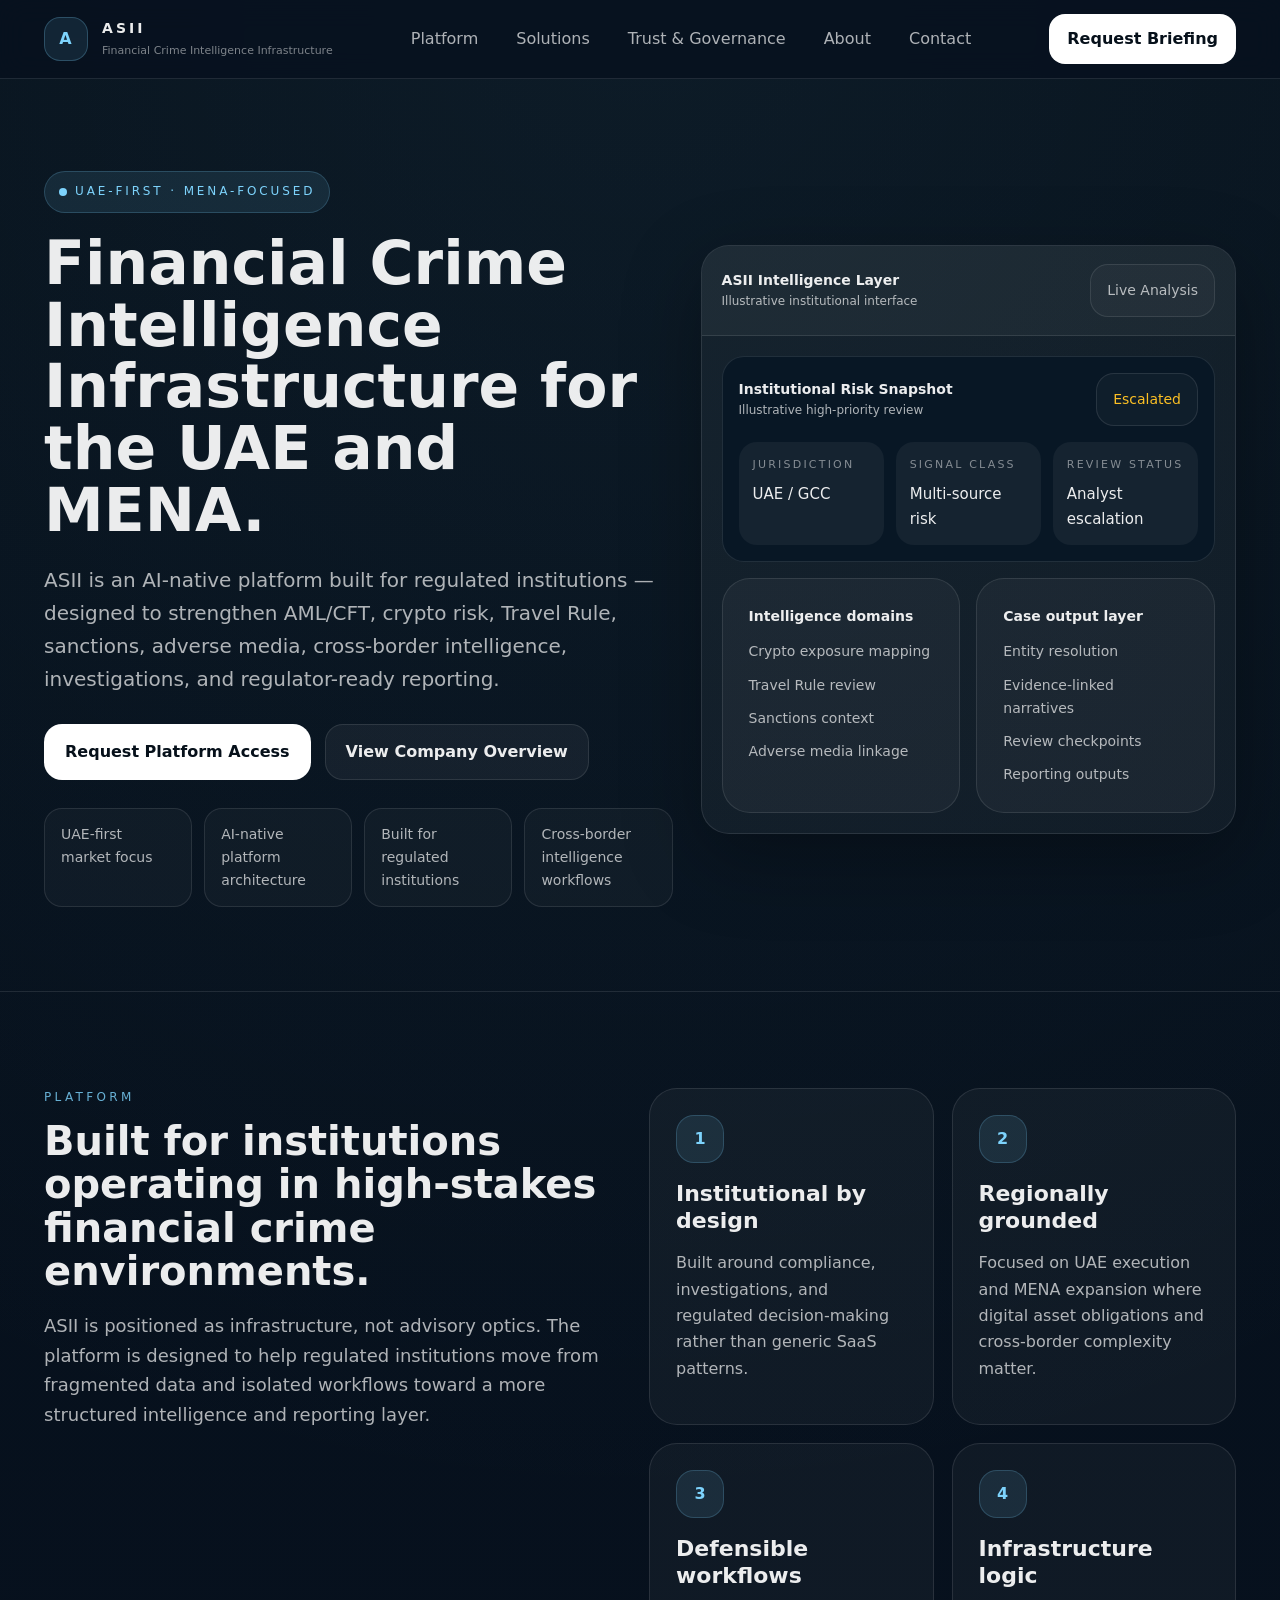
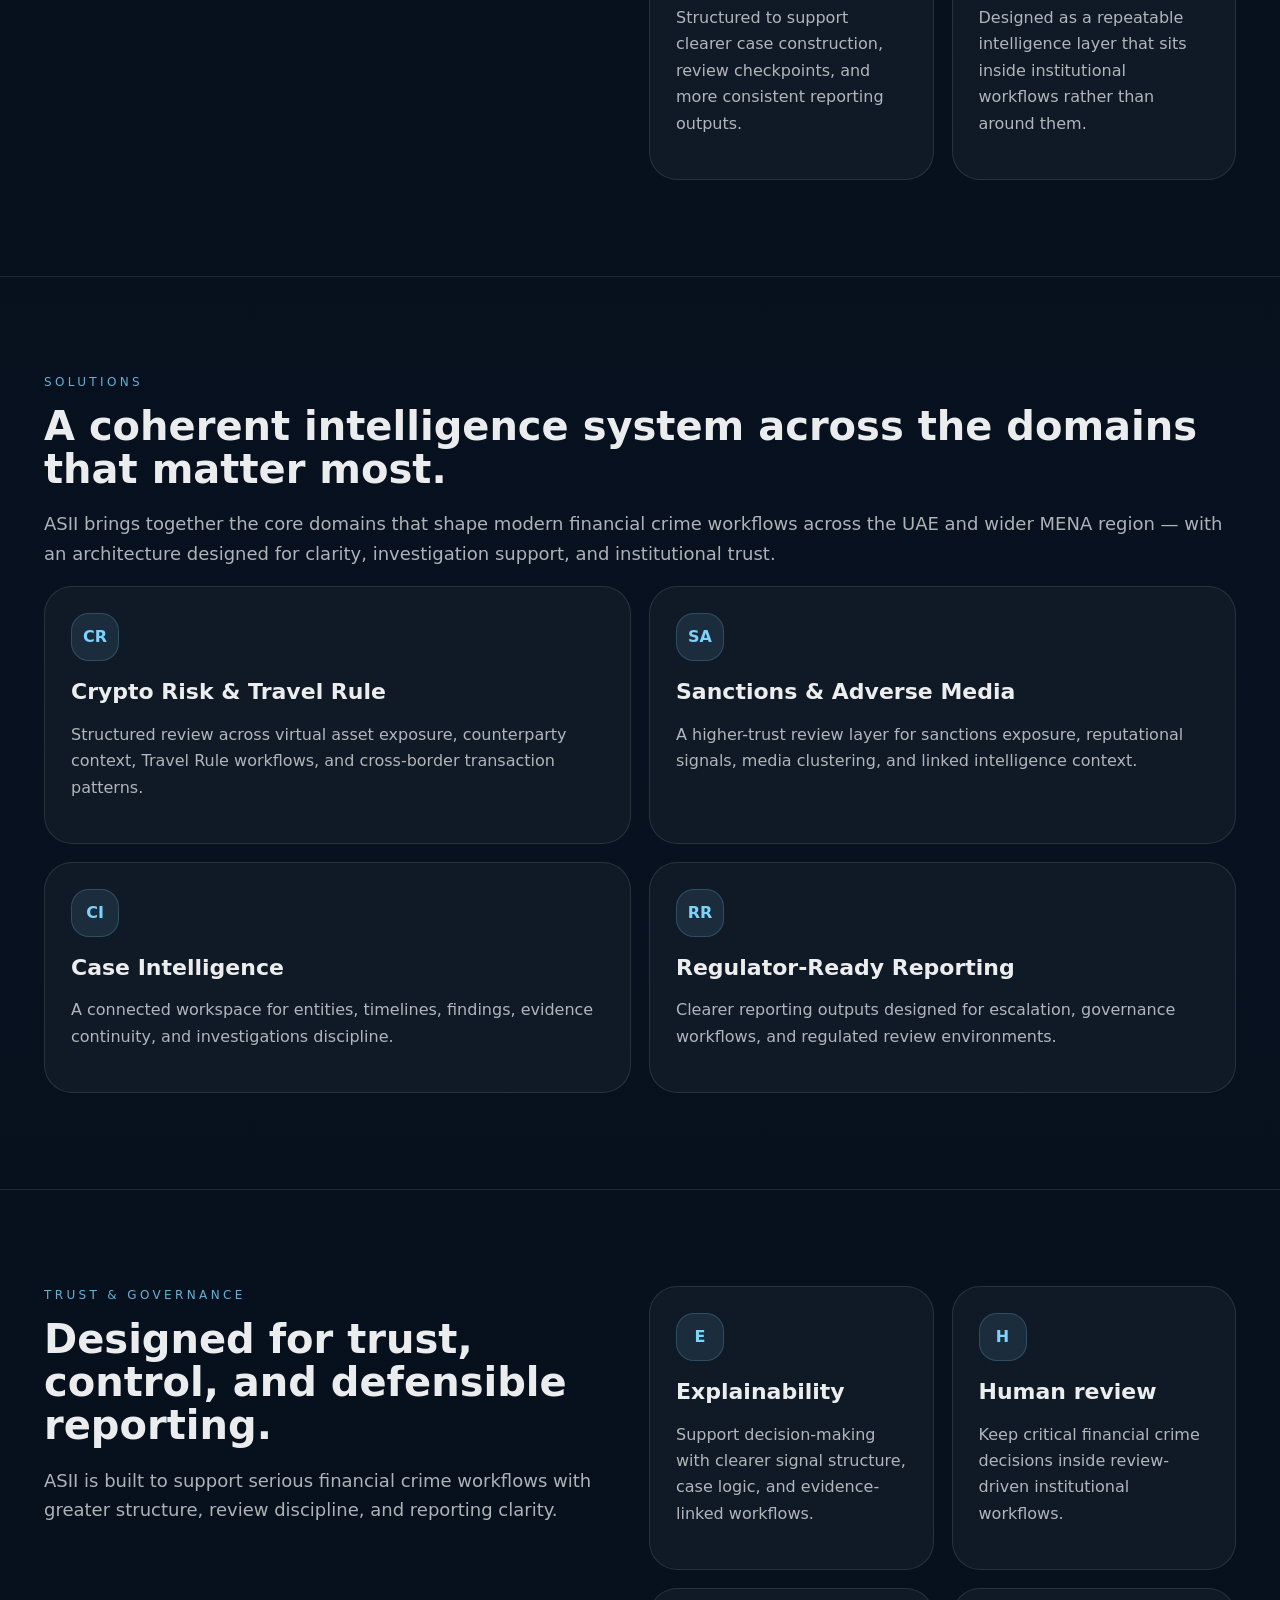
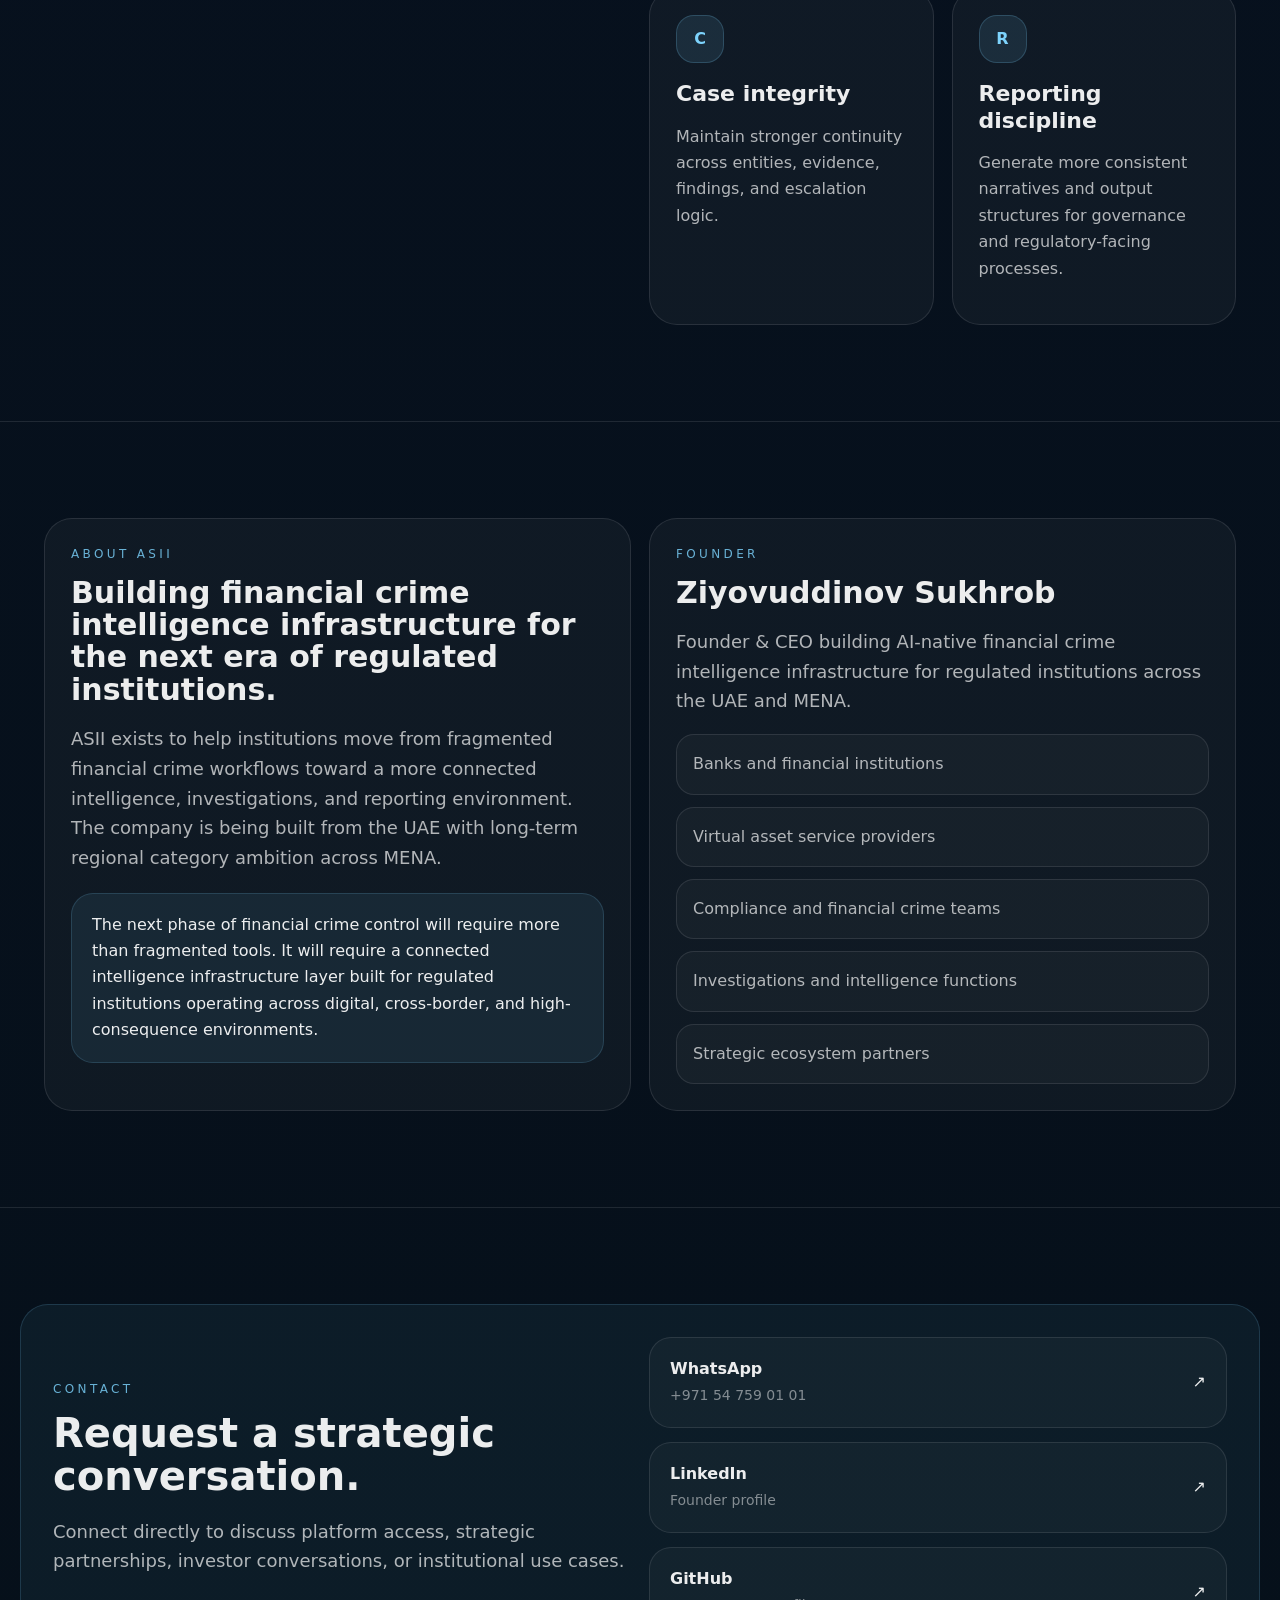
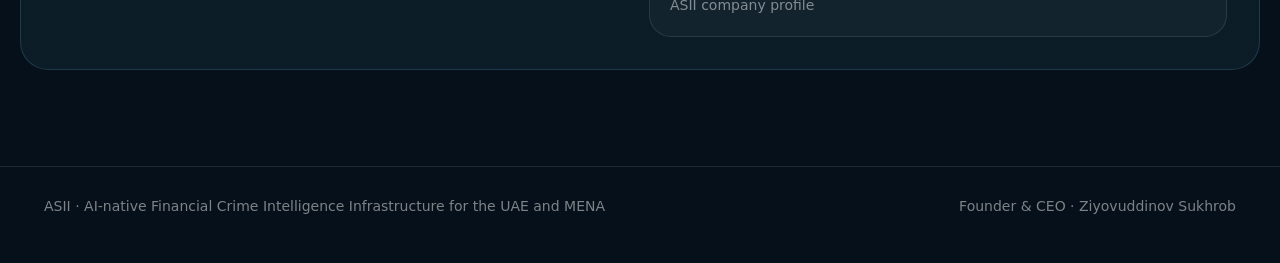
<file: index.html>
<!DOCTYPE html>
<html lang="en">
<head>
  <meta charset="UTF-8" />
  <meta name="viewport" content="width=device-width, initial-scale=1.0" />
  <title>ASII | Financial Crime Intelligence Infrastructure for the UAE and MENA</title>
  <meta name="description" content="ASII is an AI-native financial crime intelligence infrastructure platform for regulated institutions across the UAE and MENA." />
  <meta property="og:title" content="ASII | Financial Crime Intelligence Infrastructure for the UAE and MENA" />
  <meta property="og:description" content="AI-native financial crime intelligence infrastructure for regulated institutions across the UAE and MENA." />
  <meta property="og:type" content="website" />
  <meta property="og:url" content="https://sukhrob-ziyovuddinov.github.io/" />
  <link rel="manifest" href="/manifest.webmanifest" />
  <link rel="stylesheet" href="styles.css" />
</head>
<body>
  <header class="site-header">
    <div class="wrap navbar">
      <a class="logo-wrap" href="#home" aria-label="ASII home">
        <div class="logo-mark">A</div>
        <div class="logo-text">
          <div class="logo-name">ASII</div>
          <div class="logo-line">Financial Crime Intelligence Infrastructure</div>
        </div>
      </a>
      <ul class="nav-links">
        <li><a href="#platform">Platform</a></li>
        <li><a href="#solutions">Solutions</a></li>
        <li><a href="#trust">Trust &amp; Governance</a></li>
        <li><a href="#about">About</a></li>
        <li><a href="#contact">Contact</a></li>
      </ul>
      <a class="header-cta" href="#contact">Request Briefing</a>
    </div>
  </header>

  <section id="home" class="hero">
    <div class="wrap hero-grid">
      <div>
        <div class="badge"><span class="badge-dot"></span> UAE-first · MENA-focused</div>
        <h1>Financial Crime Intelligence Infrastructure for the UAE and MENA.</h1>
        <p class="lead">ASII is an AI-native platform built for regulated institutions — designed to strengthen AML/CFT, crypto risk, Travel Rule, sanctions, adverse media, cross-border intelligence, investigations, and regulator-ready reporting.</p>
        <div class="cta-row">
          <a class="btn primary" href="https://wa.me/971547590101" target="_blank" rel="noreferrer">Request Platform Access</a>
          <a class="btn secondary" href="https://github.com/asii-ai" target="_blank" rel="noreferrer">View Company Overview</a>
        </div>
        <div class="trust-strip">
          <div>UAE-first market focus</div>
          <div>AI-native platform architecture</div>
          <div>Built for regulated institutions</div>
          <div>Cross-border intelligence workflows</div>
        </div>
      </div>
      <div class="mockup-shell">
        <div class="mockup-top">
          <div>
            <div class="title-sm">ASII Intelligence Layer</div>
            <div class="muted small">Illustrative institutional interface</div>
          </div>
          <div class="pill">Live Analysis</div>
        </div>
        <div class="mockup-body">
          <div class="mockup-panel">
            <div class="row between mb16">
              <div>
                <div class="title-sm">Institutional Risk Snapshot</div>
                <div class="muted small">Illustrative high-priority review</div>
              </div>
              <div class="pill warning">Escalated</div>
            </div>
            <div class="mockup-grid">
              <div class="stat"><div class="stat-label">Jurisdiction</div><div class="stat-value">UAE / GCC</div></div>
              <div class="stat"><div class="stat-label">Signal Class</div><div class="stat-value">Multi-source risk</div></div>
              <div class="stat"><div class="stat-label">Review Status</div><div class="stat-value">Analyst escalation</div></div>
            </div>
          </div>
          <div class="dual-grid">
            <div class="panel compact">
              <div class="title-sm mb12">Intelligence domains</div>
              <div class="mini-list"><div>Crypto exposure mapping</div><div>Travel Rule review</div><div>Sanctions context</div><div>Adverse media linkage</div></div>
            </div>
            <div class="panel compact">
              <div class="title-sm mb12">Case output layer</div>
              <div class="mini-list"><div>Entity resolution</div><div>Evidence-linked narratives</div><div>Review checkpoints</div><div>Reporting outputs</div></div>
            </div>
          </div>
        </div>
      </div>
    </div>
  </section>

  <section id="platform">
    <div class="wrap grid-2">
      <div>
        <div class="eyebrow">Platform</div>
        <h2>Built for institutions operating in high-stakes financial crime environments.</h2>
        <p class="section-copy">ASII is positioned as infrastructure, not advisory optics. The platform is designed to help regulated institutions move from fragmented data and isolated workflows toward a more structured intelligence and reporting layer.</p>
      </div>
      <div class="grid-2">
        <div class="card"><div class="card-icon">1</div><h3>Institutional by design</h3><p>Built around compliance, investigations, and regulated decision-making rather than generic SaaS patterns.</p></div>
        <div class="card"><div class="card-icon">2</div><h3>Regionally grounded</h3><p>Focused on UAE execution and MENA expansion where digital asset obligations and cross-border complexity matter.</p></div>
        <div class="card"><div class="card-icon">3</div><h3>Defensible workflows</h3><p>Structured to support clearer case construction, review checkpoints, and more consistent reporting outputs.</p></div>
        <div class="card"><div class="card-icon">4</div><h3>Infrastructure logic</h3><p>Designed as a repeatable intelligence layer that sits inside institutional workflows rather than around them.</p></div>
      </div>
    </div>
  </section>

  <section id="solutions">
    <div class="wrap section-block">
      <div>
        <div class="eyebrow">Solutions</div>
        <h2>A coherent intelligence system across the domains that matter most.</h2>
        <p class="section-copy">ASII brings together the core domains that shape modern financial crime workflows across the UAE and wider MENA region — with an architecture designed for clarity, investigation support, and institutional trust.</p>
      </div>
      <div class="grid-2">
        <div class="card"><div class="card-icon">CR</div><h3>Crypto Risk &amp; Travel Rule</h3><p>Structured review across virtual asset exposure, counterparty context, Travel Rule workflows, and cross-border transaction patterns.</p></div>
        <div class="card"><div class="card-icon">SA</div><h3>Sanctions &amp; Adverse Media</h3><p>A higher-trust review layer for sanctions exposure, reputational signals, media clustering, and linked intelligence context.</p></div>
        <div class="card"><div class="card-icon">CI</div><h3>Case Intelligence</h3><p>A connected workspace for entities, timelines, findings, evidence continuity, and investigations discipline.</p></div>
        <div class="card"><div class="card-icon">RR</div><h3>Regulator-Ready Reporting</h3><p>Clearer reporting outputs designed for escalation, governance workflows, and regulated review environments.</p></div>
      </div>
    </div>
  </section>

  <section id="trust">
    <div class="wrap grid-2">
      <div>
        <div class="eyebrow">Trust &amp; Governance</div>
        <h2>Designed for trust, control, and defensible reporting.</h2>
        <p class="section-copy">ASII is built to support serious financial crime workflows with greater structure, review discipline, and reporting clarity.</p>
      </div>
      <div class="grid-2">
        <div class="card"><div class="card-icon">E</div><h3>Explainability</h3><p>Support decision-making with clearer signal structure, case logic, and evidence-linked workflows.</p></div>
        <div class="card"><div class="card-icon">H</div><h3>Human review</h3><p>Keep critical financial crime decisions inside review-driven institutional workflows.</p></div>
        <div class="card"><div class="card-icon">C</div><h3>Case integrity</h3><p>Maintain stronger continuity across entities, evidence, findings, and escalation logic.</p></div>
        <div class="card"><div class="card-icon">R</div><h3>Reporting discipline</h3><p>Generate more consistent narratives and output structures for governance and regulatory-facing processes.</p></div>
      </div>
    </div>
  </section>

  <section id="about">
    <div class="wrap grid-2">
      <div class="panel">
        <div class="eyebrow">About ASII</div>
        <h2 class="h2-tight">Building financial crime intelligence infrastructure for the next era of regulated institutions.</h2>
        <p class="section-copy">ASII exists to help institutions move from fragmented financial crime workflows toward a more connected intelligence, investigations, and reporting environment. The company is being built from the UAE with long-term regional category ambition across MENA.</p>
        <div class="callout">The next phase of financial crime control will require more than fragmented tools. It will require a connected intelligence infrastructure layer built for regulated institutions operating across digital, cross-border, and high-consequence environments.</div>
      </div>
      <div class="panel">
        <div class="eyebrow">Founder</div>
        <h2 class="h2-tight">Ziyovuddinov Sukhrob</h2>
        <p class="section-copy">Founder &amp; CEO building AI-native financial crime intelligence infrastructure for regulated institutions across the UAE and MENA.</p>
        <ul class="list">
          <li>Banks and financial institutions</li>
          <li>Virtual asset service providers</li>
          <li>Compliance and financial crime teams</li>
          <li>Investigations and intelligence functions</li>
          <li>Strategic ecosystem partners</li>
        </ul>
      </div>
    </div>
  </section>

  <section id="contact">
    <div class="wrap cta-box">
      <div class="grid-2 contact-grid">
        <div>
          <div class="eyebrow">Contact</div>
          <h2>Request a strategic conversation.</h2>
          <p class="section-copy">Connect directly to discuss platform access, strategic partnerships, investor conversations, or institutional use cases.</p>
        </div>
        <div class="links-grid">
          <a href="https://wa.me/971547590101" target="_blank" rel="noreferrer"><div><strong>WhatsApp</strong><span>+971 54 759 01 01</span></div><div>↗</div></a>
          <a href="https://ae.linkedin.com/in/sukhrob-ziyovuddinov" target="_blank" rel="noreferrer"><div><strong>LinkedIn</strong><span>Founder profile</span></div><div>↗</div></a>
          <a href="https://github.com/asii-ai" target="_blank" rel="noreferrer"><div><strong>GitHub</strong><span>ASII company profile</span></div><div>↗</div></a>
        </div>
      </div>
    </div>
  </section>

  <footer class="footer">
    <div class="wrap footer-row">
      <div>ASII · AI-native Financial Crime Intelligence Infrastructure for the UAE and MENA</div>
      <div>Founder &amp; CEO · Ziyovuddinov Sukhrob</div>
    </div>
  </footer>
</body>
</html>
</file>
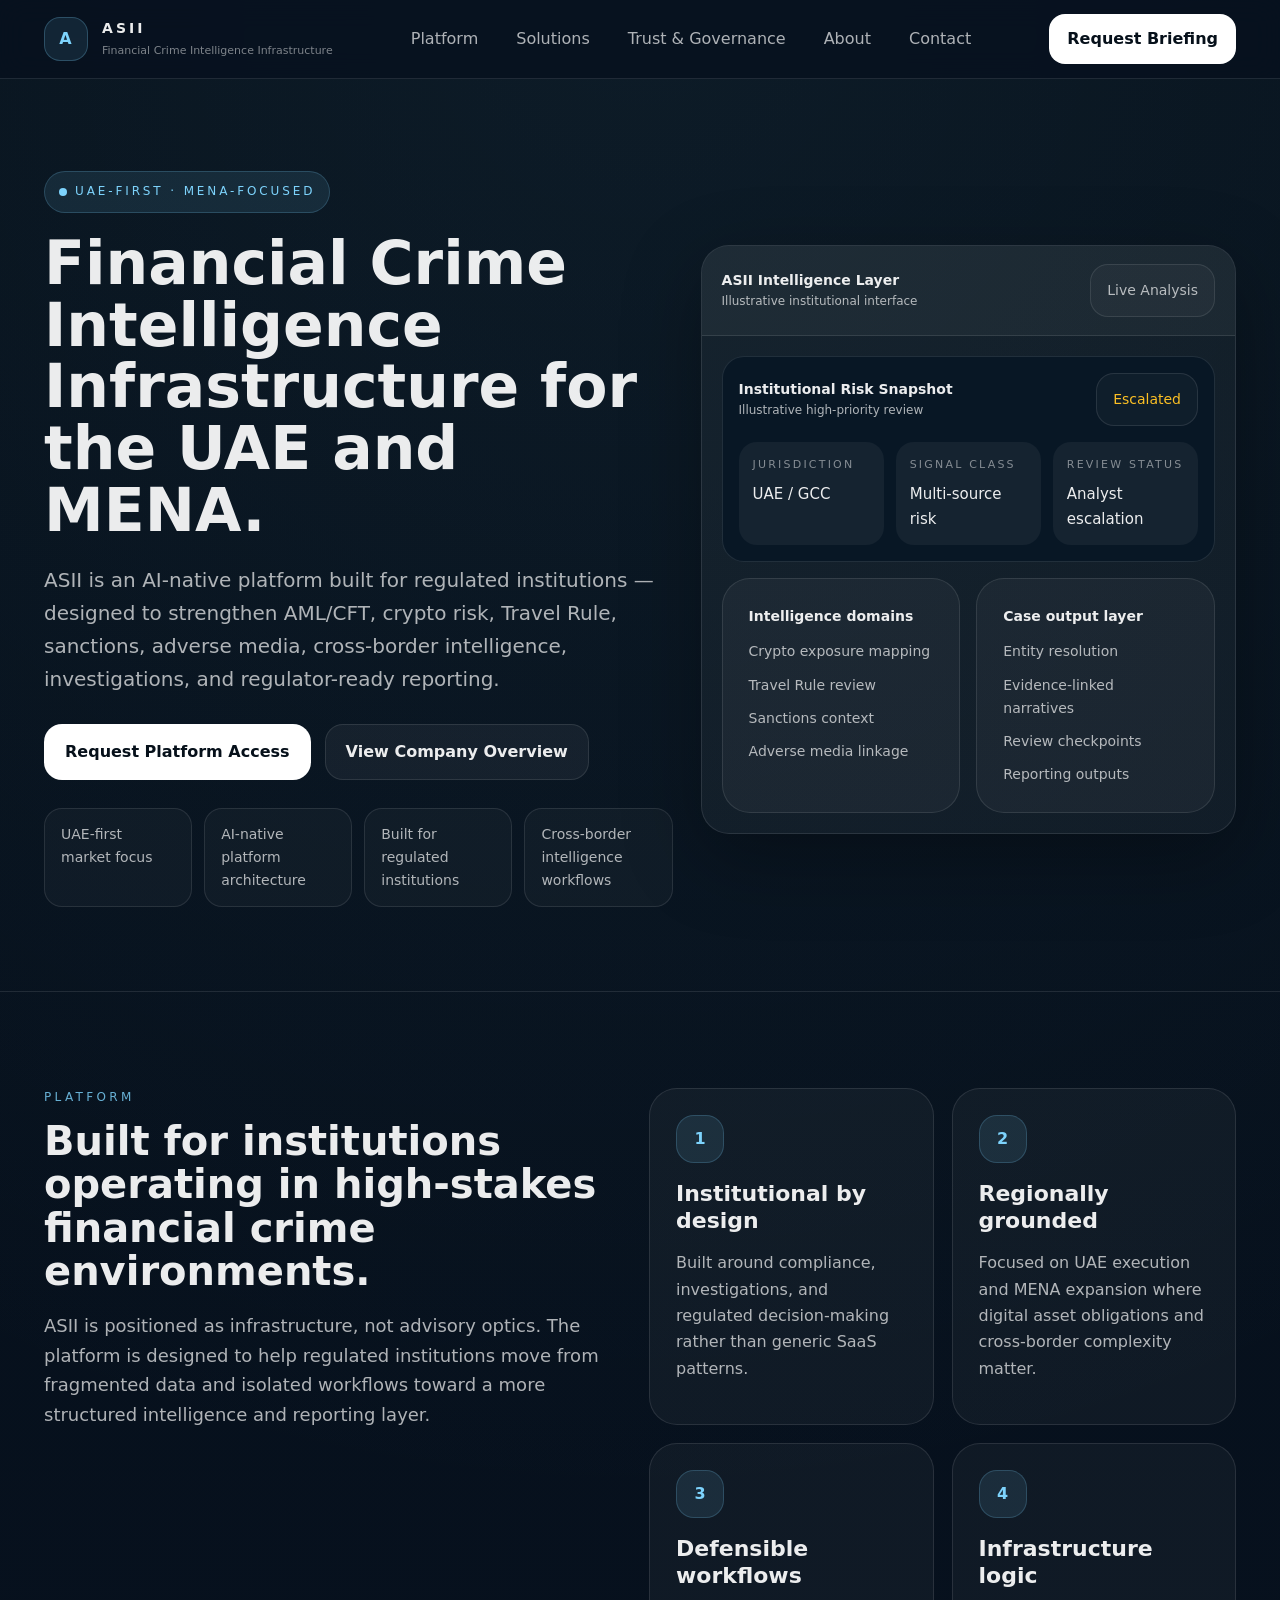
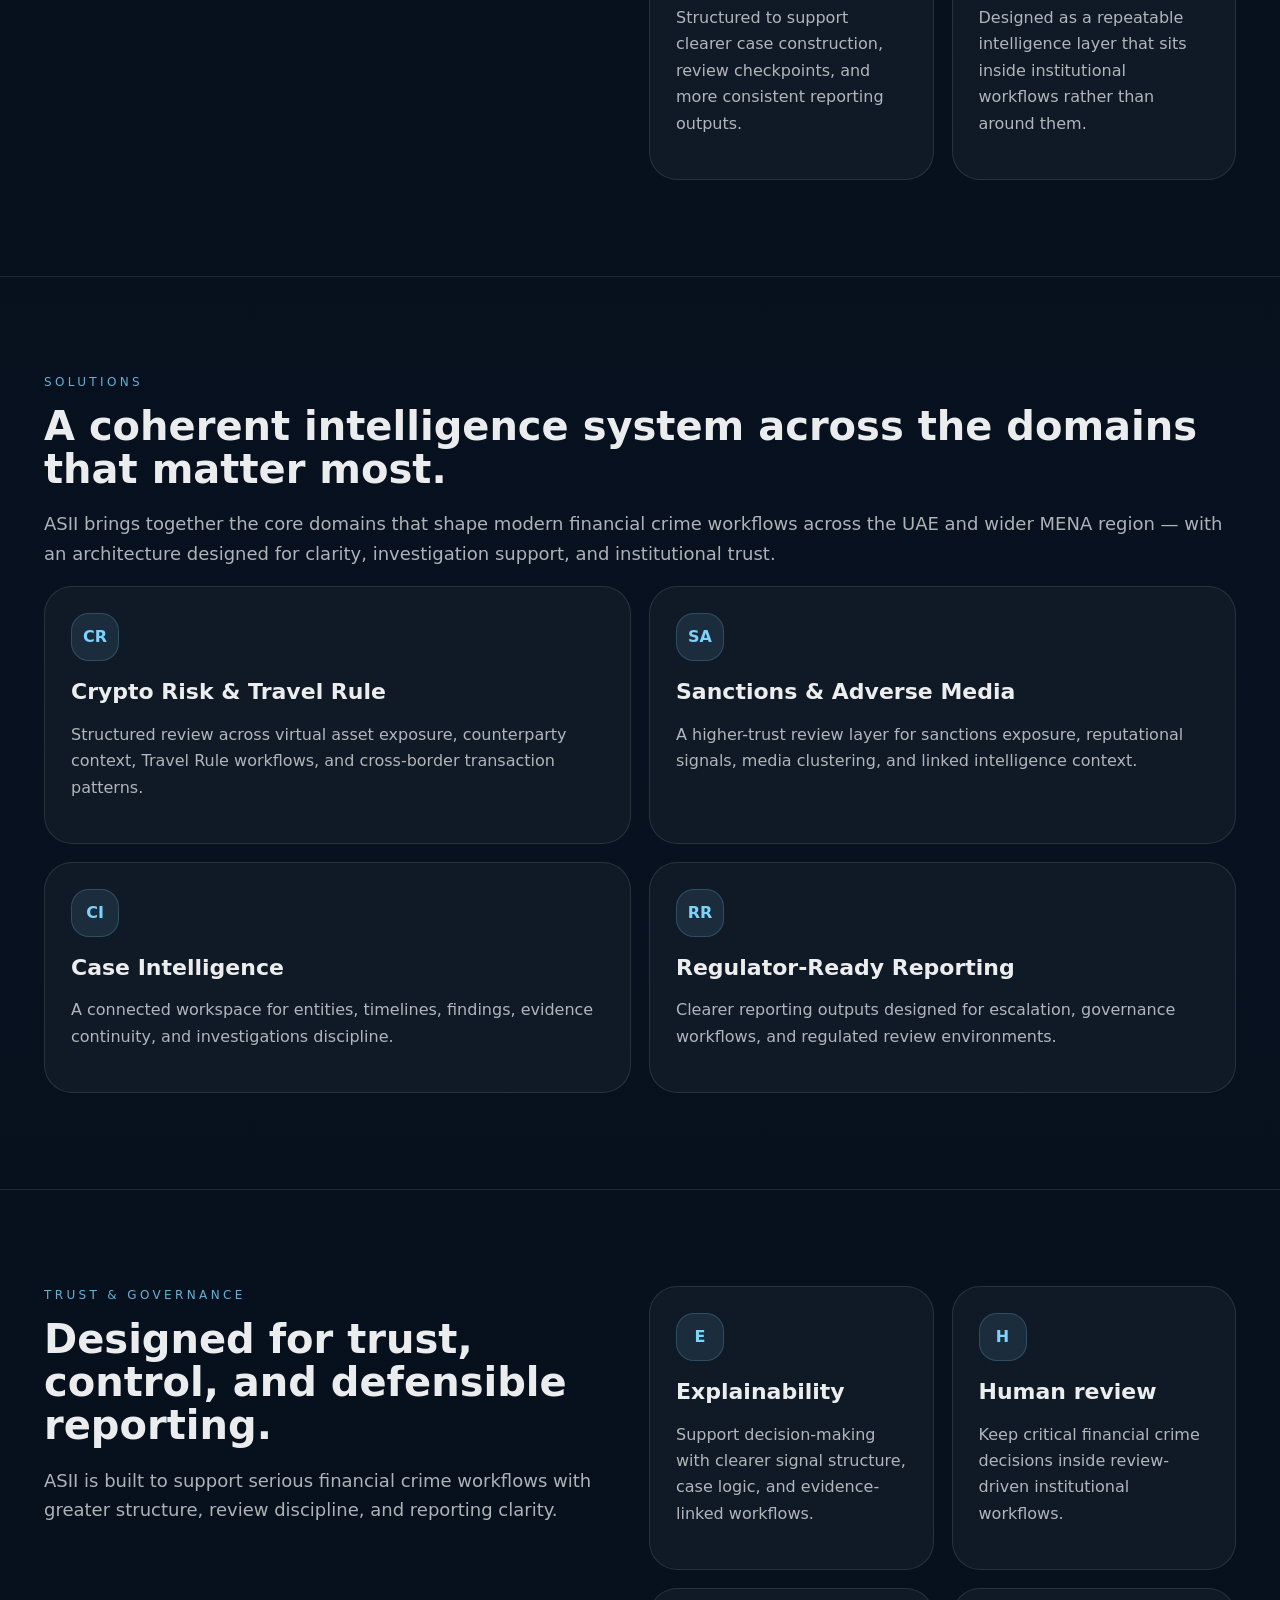
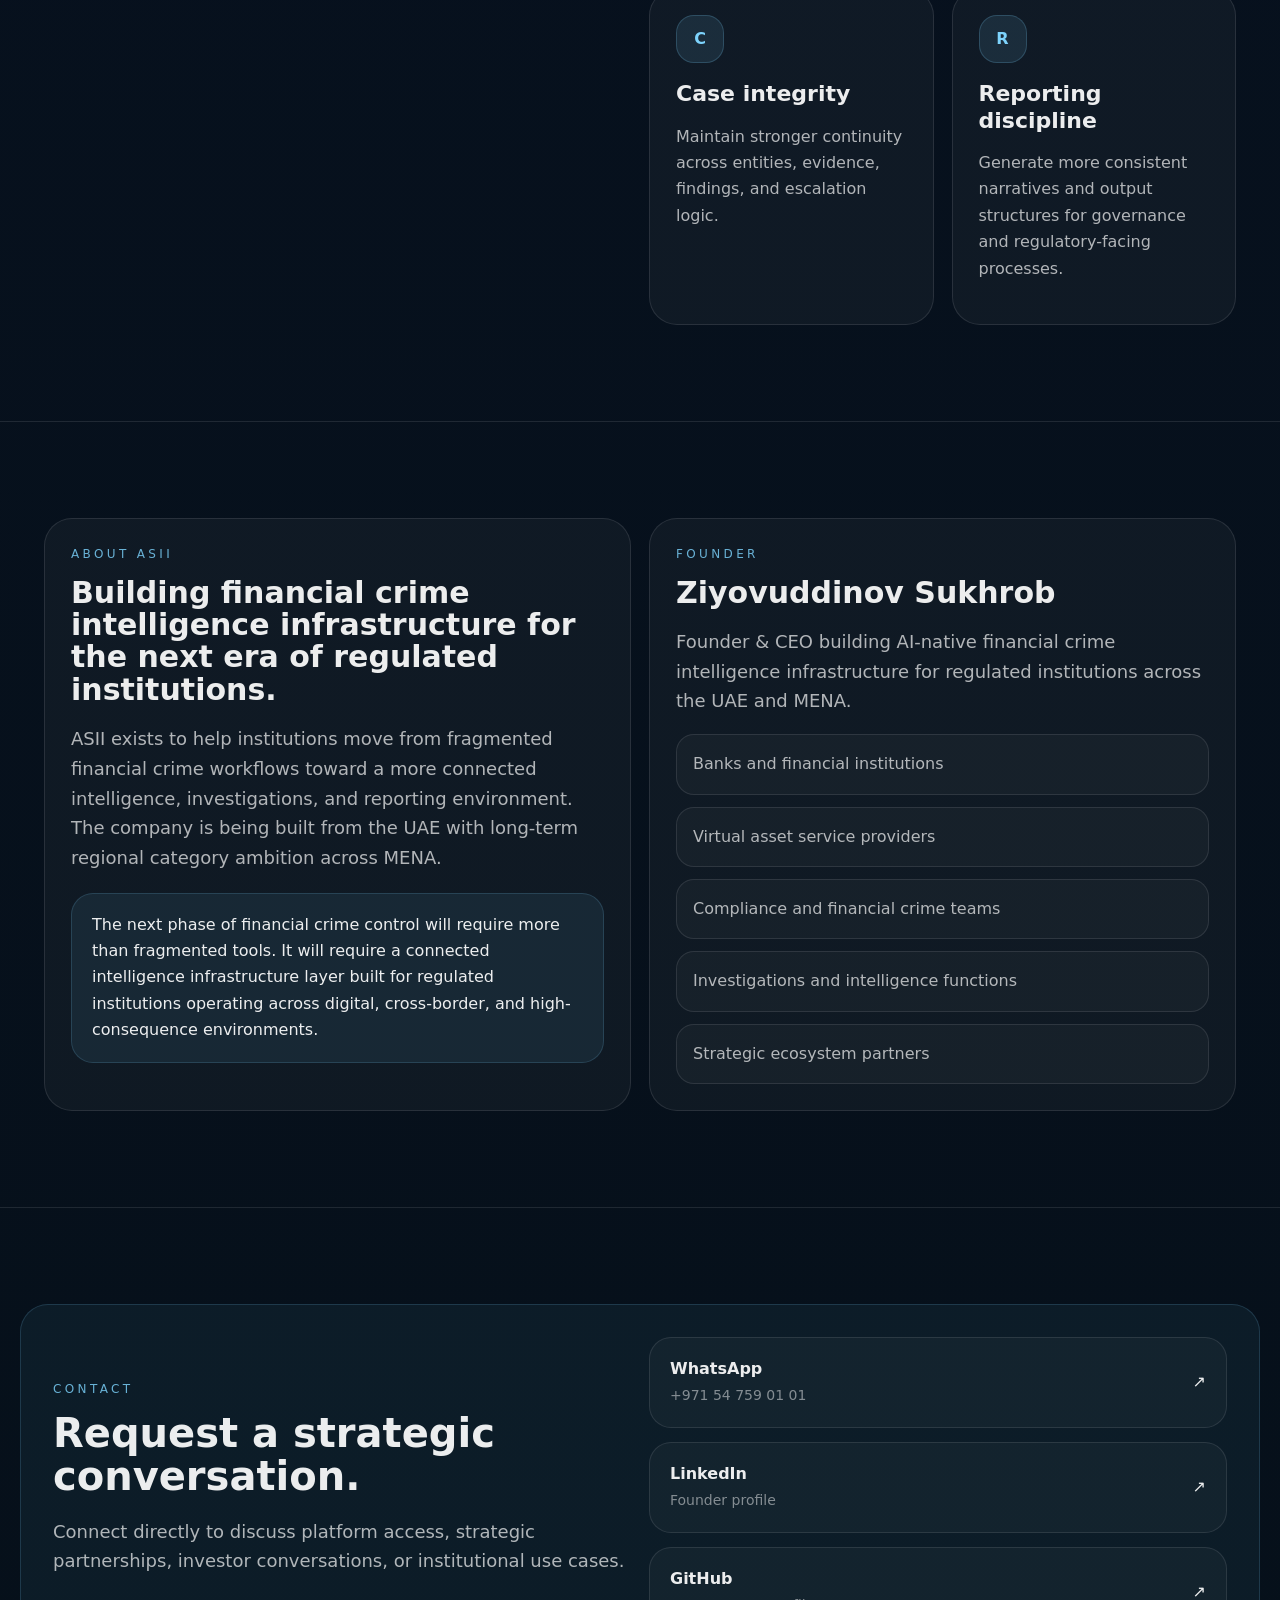
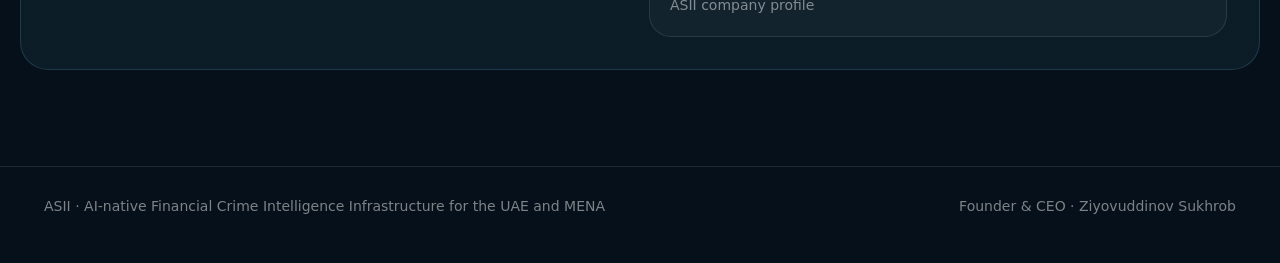
<file: about.html>
<!DOCTYPE html>
<html lang="en">
<head>
  <meta charset="UTF-8" />
  <meta http-equiv="refresh" content="0; url=/#about" />
  <meta name="viewport" content="width=device-width, initial-scale=1.0" />
  <title>About | ASII</title>
  <meta name="description" content="Redirecting to the ASII about section." />
  <link rel="canonical" href="https://sukhrob-ziyovuddinov.github.io/#about" />
  <script>window.location.replace('/#about');</script>
</head>
<body>
  <p>Redirecting to <a href="/#about">ASII About</a>…</p>
</body>
</html>
</file>
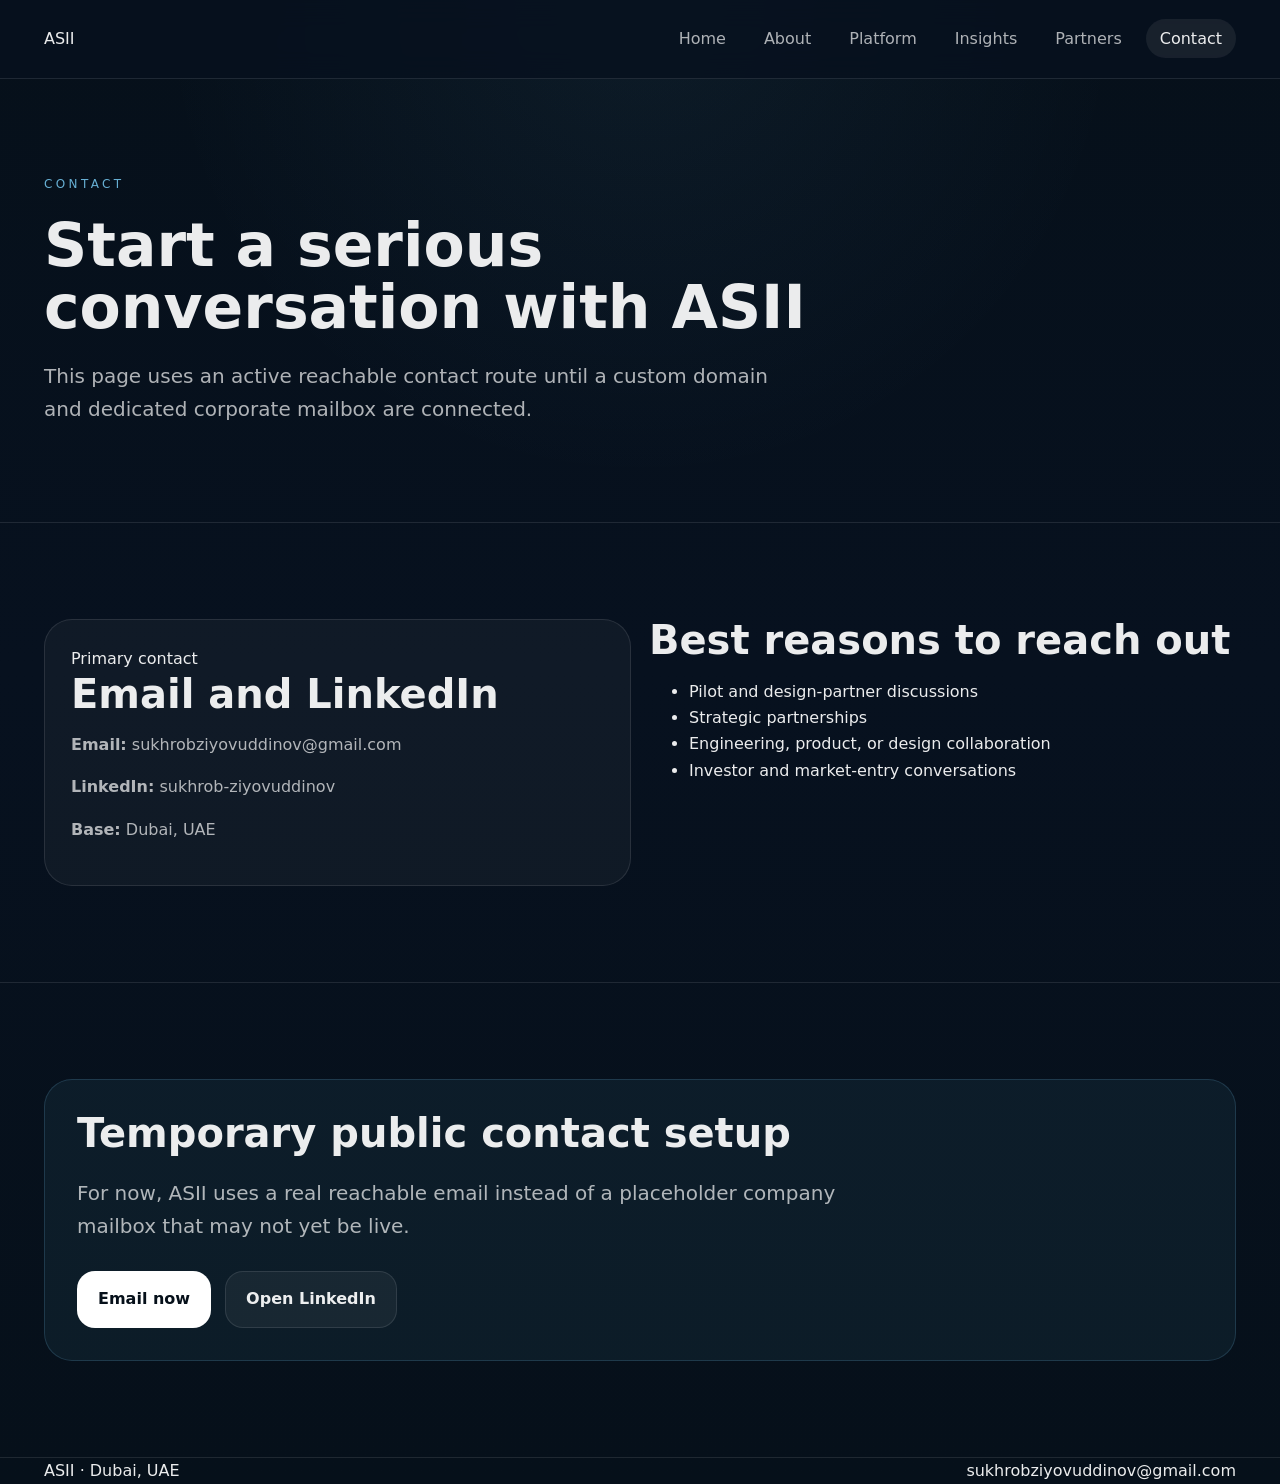
<file: contact.html>
<!DOCTYPE html>
<html lang="en">
<head>
  <meta charset="UTF-8" />
  <meta name="viewport" content="width=device-width, initial-scale=1.0" />
  <title>Contact ASII</title>
  <meta name="description" content="Contact ASII for partnership, pilot, investor, and collaboration conversations." />
  <link rel="manifest" href="/manifest.webmanifest">
  <link rel="stylesheet" href="styles.css" />
</head>
<body>
  <header class="site-header">
    <div class="wrap navbar">
      <a class="logo" href="index.html">ASII</a>
      <ul class="nav-links">
        <li><a href="index.html">Home</a></li>
        <li><a href="about.html">About</a></li>
        <li><a href="services.html">Platform</a></li>
        <li><a href="insights.html">Insights</a></li>
        <li><a href="investors.html">Partners</a></li>
        <li><a class="active" href="contact.html">Contact</a></li>
      </ul>
    </div>
  </header>

  <section class="page-hero">
    <div class="wrap">
      <div class="eyebrow">Contact</div>
      <h1>Start a serious conversation with ASII</h1>
      <p class="lead">This page uses an active reachable contact route until a custom domain and dedicated corporate mailbox are connected.</p>
    </div>
  </section>

  <section>
    <div class="wrap grid-2">
      <div class="panel">
        <div class="kicker">Primary contact</div>
        <h2>Email and LinkedIn</h2>
        <p><strong>Email:</strong> <a href="mailto:sukhrobziyovuddinov@gmail.com">sukhrobziyovuddinov@gmail.com</a></p>
        <p><strong>LinkedIn:</strong> <a href="https://www.linkedin.com/in/sukhrob-ziyovuddinov/">sukhrob-ziyovuddinov</a></p>
        <p><strong>Base:</strong> Dubai, UAE</p>
      </div>
      <div class="copy">
        <h2>Best reasons to reach out</h2>
        <ul>
          <li>Pilot and design-partner discussions</li>
          <li>Strategic partnerships</li>
          <li>Engineering, product, or design collaboration</li>
          <li>Investor and market-entry conversations</li>
        </ul>
      </div>
    </div>
  </section>

  <section>
    <div class="wrap">
      <div class="cta-box">
        <h2>Temporary public contact setup</h2>
        <p class="lead">For now, ASII uses a real reachable email instead of a placeholder company mailbox that may not yet be live.</p>
        <div class="cta-row">
          <a href="mailto:sukhrobziyovuddinov@gmail.com" class="btn primary">Email now</a>
          <a href="https://www.linkedin.com/in/sukhrob-ziyovuddinov/" class="btn secondary">Open LinkedIn</a>
        </div>
      </div>
    </div>
  </section>

  <footer>
    <div class="wrap footer-row">
      <div>ASII · Dubai, UAE</div>
      <div>sukhrobziyovuddinov@gmail.com</div>
    </div>
  </footer>
</body>
</html>
</file>
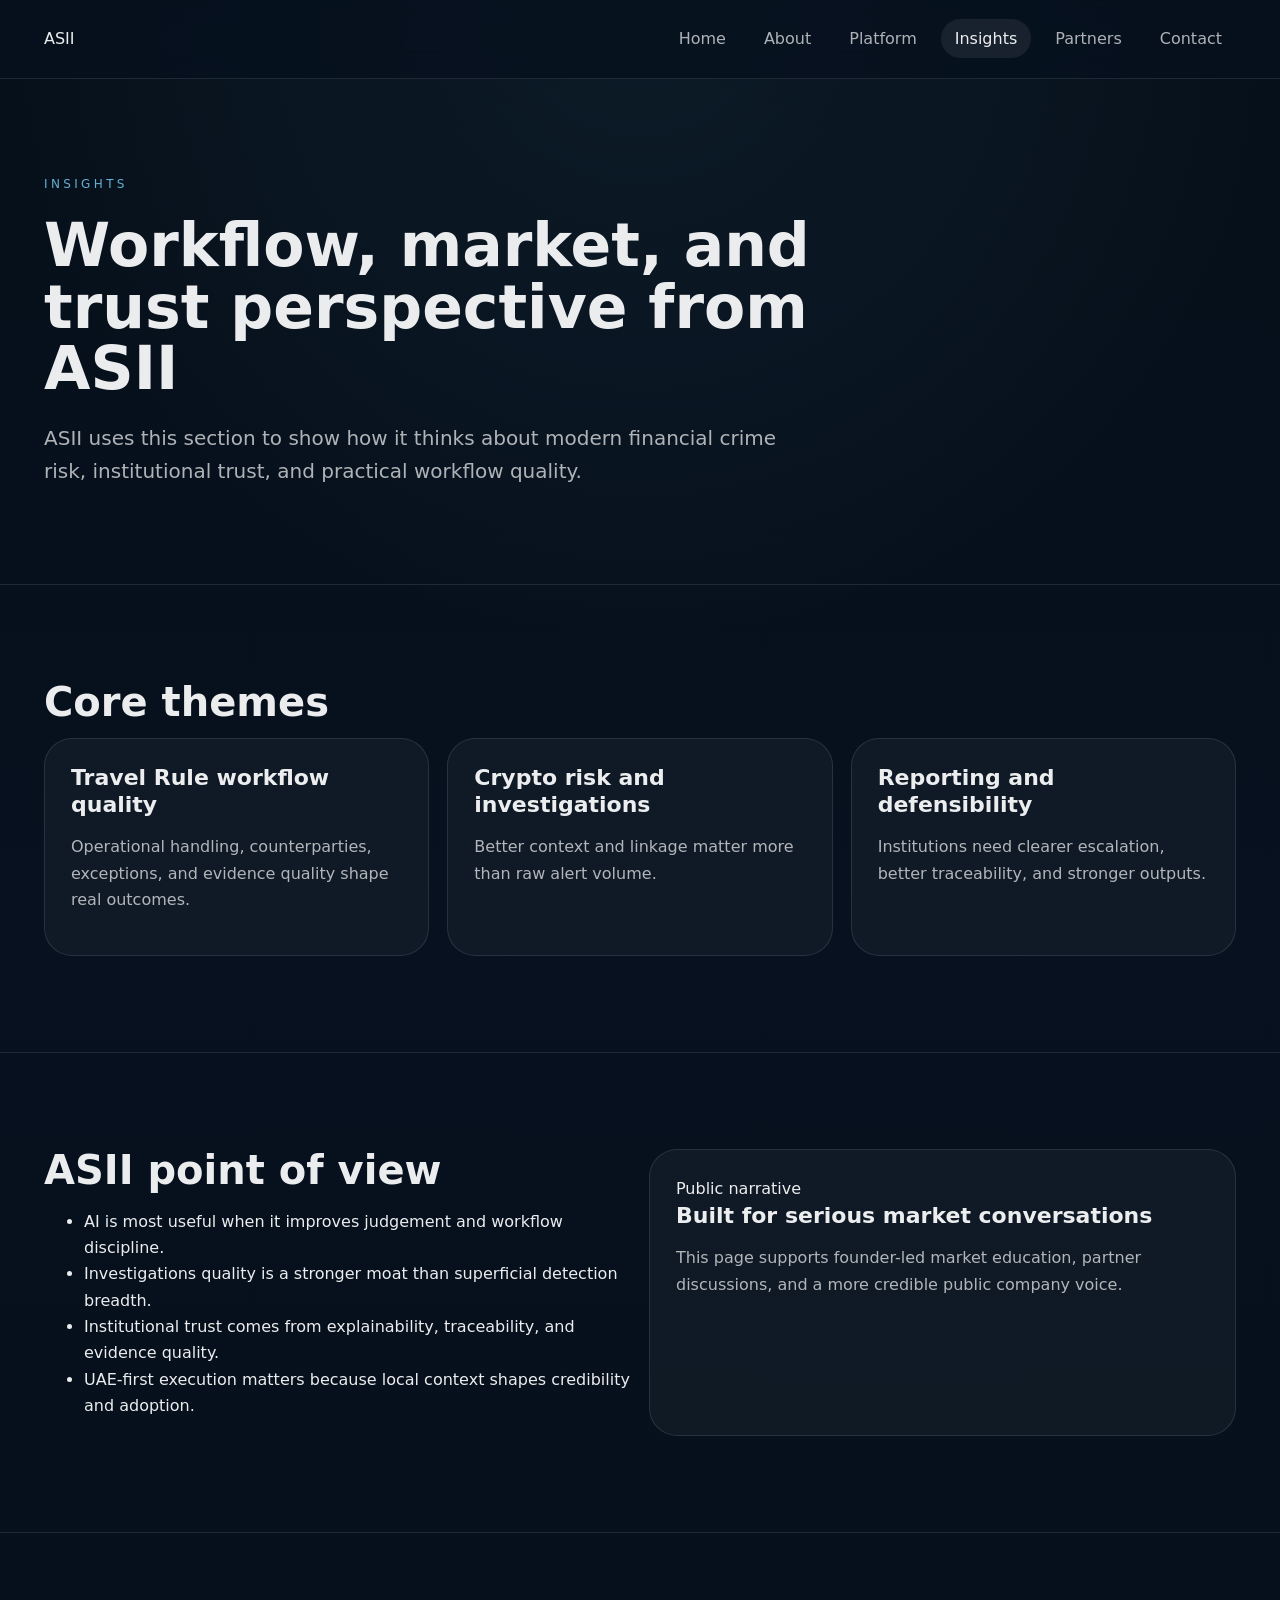
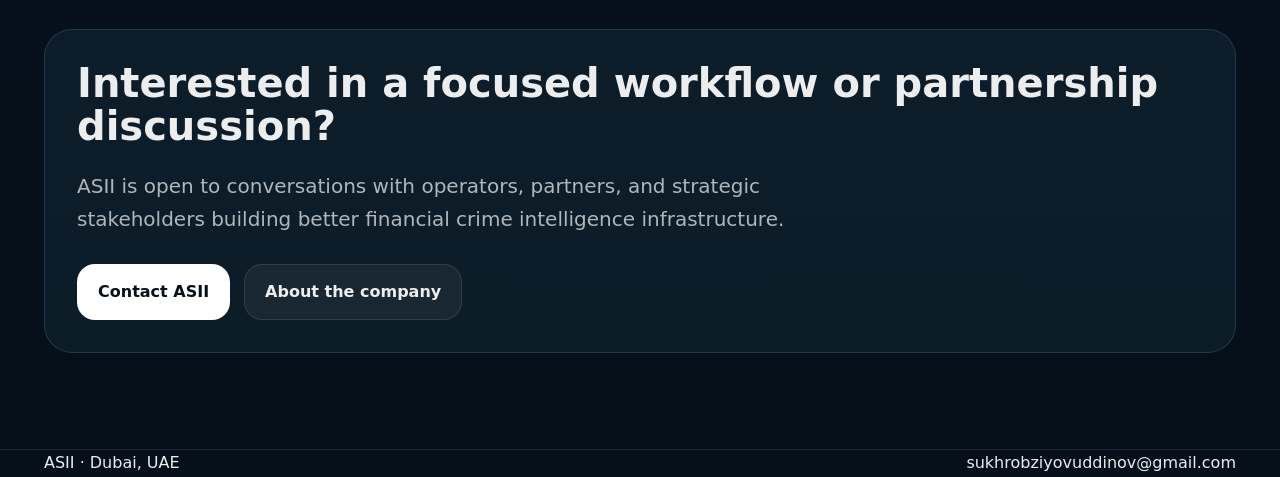
<file: insights.html>
<!DOCTYPE html>
<html lang="en">
<head>
  <meta charset="UTF-8" />
  <meta name="viewport" content="width=device-width, initial-scale=1.0" />
  <title>Insights | ASII</title>
  <meta name="description" content="ASII insights on workflow quality, crypto risk, investigations, cross-border intelligence, and reporting." />
  <link rel="manifest" href="/manifest.webmanifest">
  <link rel="stylesheet" href="styles.css" />
</head>
<body>
  <header class="site-header">
    <div class="wrap navbar">
      <a class="logo" href="index.html">ASII</a>
      <ul class="nav-links">
        <li><a href="index.html">Home</a></li>
        <li><a href="about.html">About</a></li>
        <li><a href="services.html">Platform</a></li>
        <li><a class="active" href="insights.html">Insights</a></li>
        <li><a href="investors.html">Partners</a></li>
        <li><a href="contact.html">Contact</a></li>
      </ul>
    </div>
  </header>

  <section class="page-hero">
    <div class="wrap">
      <div class="eyebrow">Insights</div>
      <h1>Workflow, market, and trust perspective from ASII</h1>
      <p class="lead">ASII uses this section to show how it thinks about modern financial crime risk, institutional trust, and practical workflow quality.</p>
    </div>
  </section>

  <section>
    <div class="wrap">
      <h2>Core themes</h2>
      <div class="grid-3">
        <div class="card">
          <h3>Travel Rule workflow quality</h3>
          <p>Operational handling, counterparties, exceptions, and evidence quality shape real outcomes.</p>
        </div>
        <div class="card">
          <h3>Crypto risk and investigations</h3>
          <p>Better context and linkage matter more than raw alert volume.</p>
        </div>
        <div class="card">
          <h3>Reporting and defensibility</h3>
          <p>Institutions need clearer escalation, better traceability, and stronger outputs.</p>
        </div>
      </div>
    </div>
  </section>

  <section>
    <div class="wrap grid-2">
      <div class="copy">
        <h2>ASII point of view</h2>
        <ul>
          <li>AI is most useful when it improves judgement and workflow discipline.</li>
          <li>Investigations quality is a stronger moat than superficial detection breadth.</li>
          <li>Institutional trust comes from explainability, traceability, and evidence quality.</li>
          <li>UAE-first execution matters because local context shapes credibility and adoption.</li>
        </ul>
      </div>
      <div class="panel">
        <div class="kicker">Public narrative</div>
        <h3>Built for serious market conversations</h3>
        <p>This page supports founder-led market education, partner discussions, and a more credible public company voice.</p>
      </div>
    </div>
  </section>

  <section>
    <div class="wrap">
      <div class="cta-box">
        <h2>Interested in a focused workflow or partnership discussion?</h2>
        <p class="lead">ASII is open to conversations with operators, partners, and strategic stakeholders building better financial crime intelligence infrastructure.</p>
        <div class="cta-row">
          <a href="contact.html" class="btn primary">Contact ASII</a>
          <a href="about.html" class="btn secondary">About the company</a>
        </div>
      </div>
    </div>
  </section>

  <footer>
    <div class="wrap footer-row">
      <div>ASII · Dubai, UAE</div>
      <div>sukhrobziyovuddinov@gmail.com</div>
    </div>
  </footer>
</body>
</html>
</file>
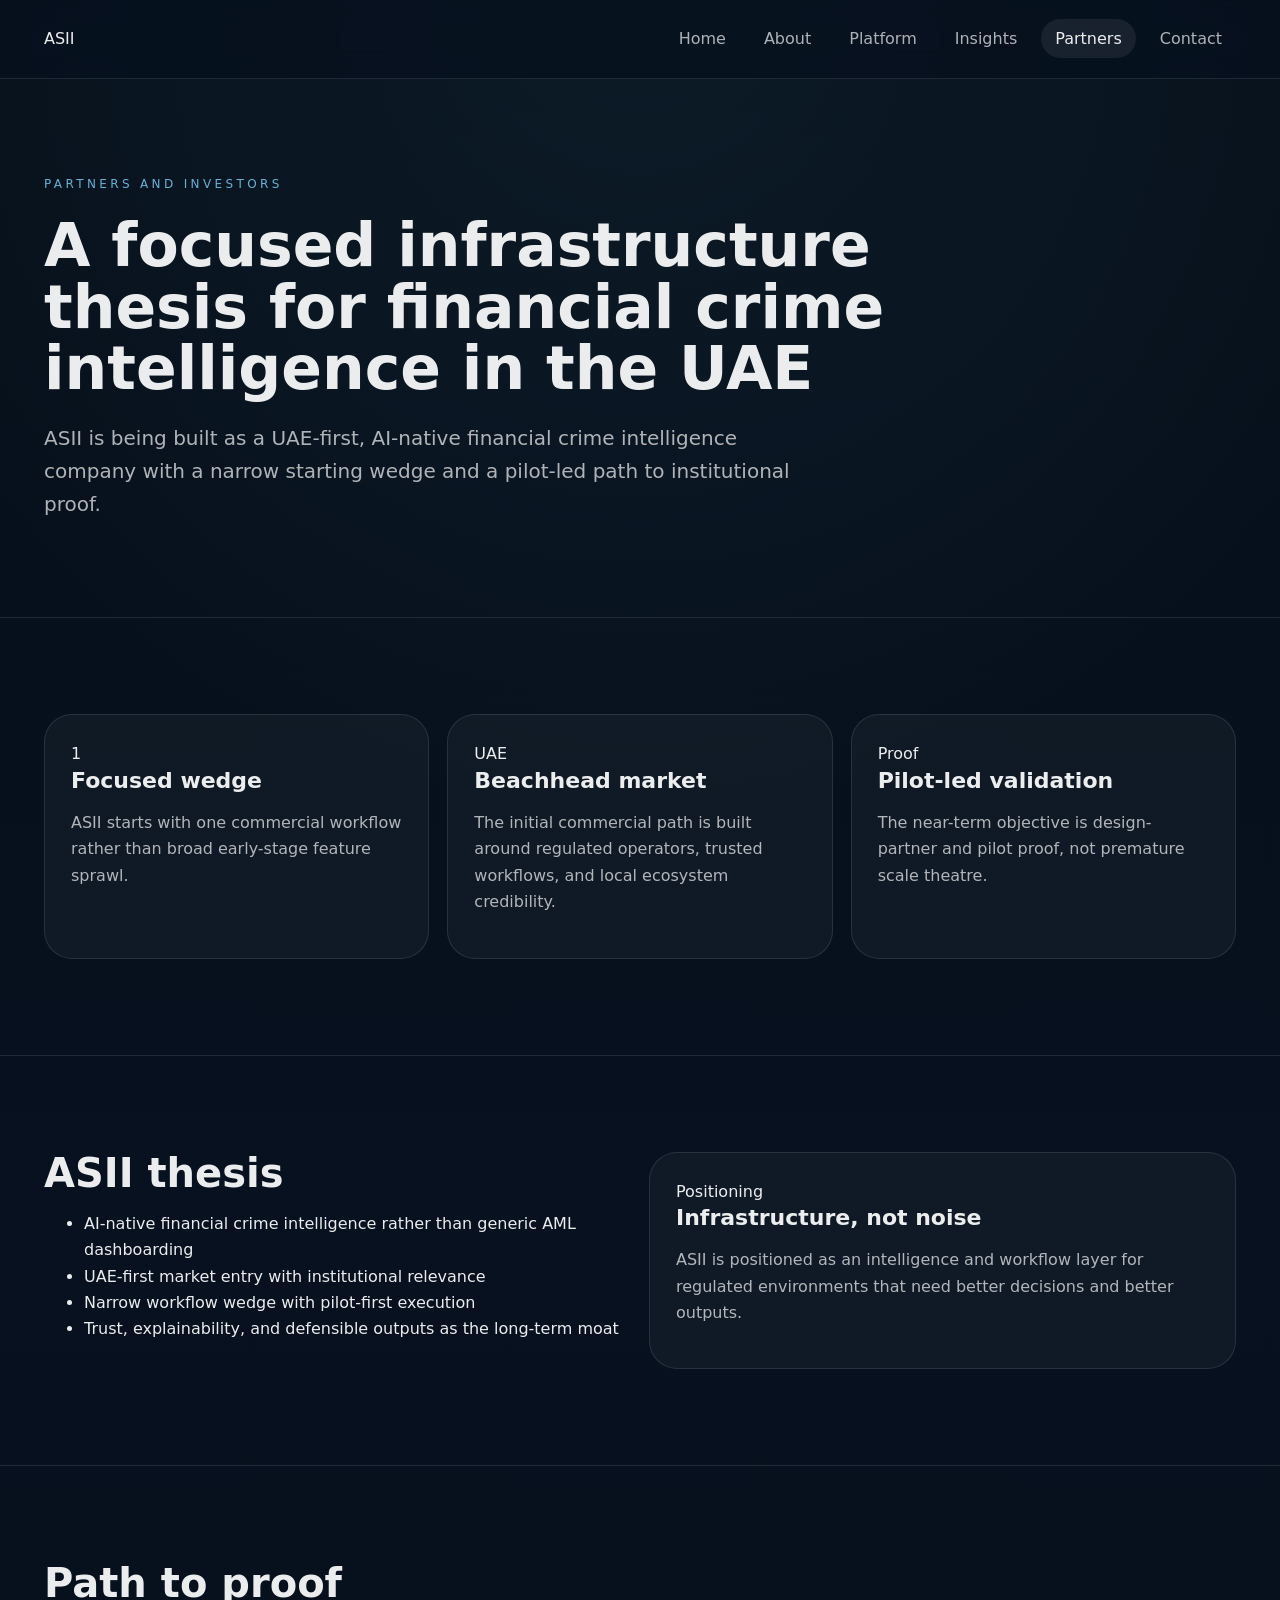
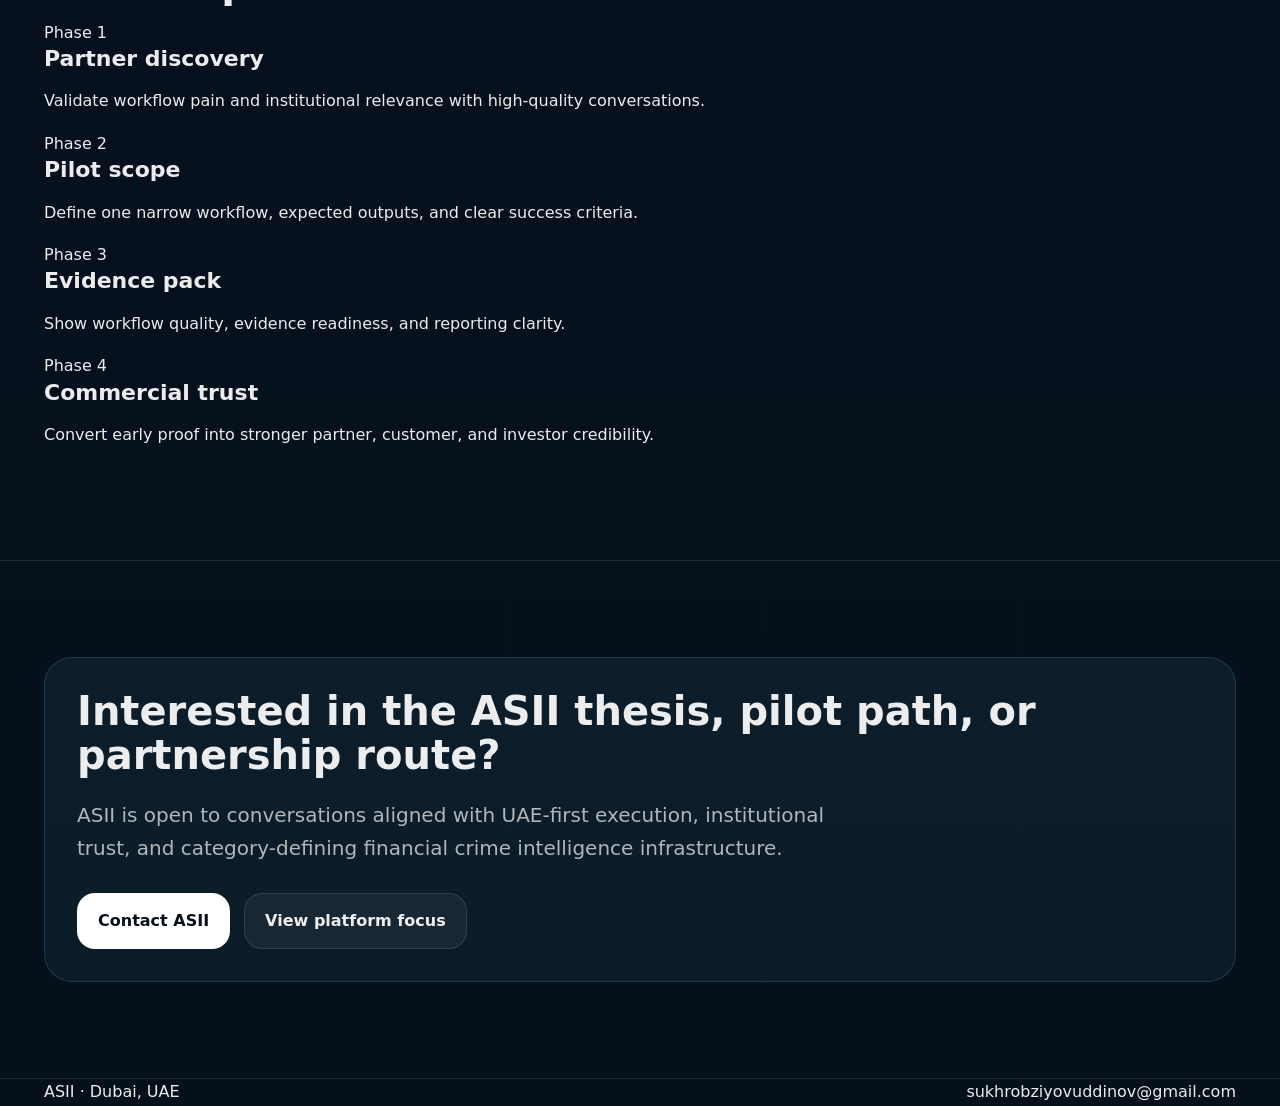
<file: investors.html>
<!DOCTYPE html>
<html lang="en">
<head>
  <meta charset="UTF-8" />
  <meta name="viewport" content="width=device-width, initial-scale=1.0" />
  <title>Partners and Investors | ASII</title>
  <meta name="description" content="ASII overview for partners and investors: UAE-first financial crime intelligence, focused wedge, pilot path, and institutional proof strategy." />
  <link rel="manifest" href="/manifest.webmanifest">
  <link rel="stylesheet" href="styles.css" />
</head>
<body>
  <header class="site-header">
    <div class="wrap navbar">
      <a class="logo" href="index.html">ASII</a>
      <ul class="nav-links">
        <li><a href="index.html">Home</a></li>
        <li><a href="about.html">About</a></li>
        <li><a href="services.html">Platform</a></li>
        <li><a href="insights.html">Insights</a></li>
        <li><a class="active" href="investors.html">Partners</a></li>
        <li><a href="contact.html">Contact</a></li>
      </ul>
    </div>
  </header>

  <section class="page-hero">
    <div class="wrap">
      <div class="eyebrow">Partners and Investors</div>
      <h1>A focused infrastructure thesis for financial crime intelligence in the UAE</h1>
      <p class="lead">ASII is being built as a UAE-first, AI-native financial crime intelligence company with a narrow starting wedge and a pilot-led path to institutional proof.</p>
    </div>
  </section>

  <section>
    <div class="wrap grid-3">
      <div class="card">
        <div class="metric">1</div>
        <h3>Focused wedge</h3>
        <p>ASII starts with one commercial workflow rather than broad early-stage feature sprawl.</p>
      </div>
      <div class="card">
        <div class="metric">UAE</div>
        <h3>Beachhead market</h3>
        <p>The initial commercial path is built around regulated operators, trusted workflows, and local ecosystem credibility.</p>
      </div>
      <div class="card">
        <div class="metric">Proof</div>
        <h3>Pilot-led validation</h3>
        <p>The near-term objective is design-partner and pilot proof, not premature scale theatre.</p>
      </div>
    </div>
  </section>

  <section>
    <div class="wrap grid-2">
      <div class="copy">
        <h2>ASII thesis</h2>
        <ul>
          <li>AI-native financial crime intelligence rather than generic AML dashboarding</li>
          <li>UAE-first market entry with institutional relevance</li>
          <li>Narrow workflow wedge with pilot-first execution</li>
          <li>Trust, explainability, and defensible outputs as the long-term moat</li>
        </ul>
      </div>
      <div class="panel">
        <div class="kicker">Positioning</div>
        <h3>Infrastructure, not noise</h3>
        <p>ASII is positioned as an intelligence and workflow layer for regulated environments that need better decisions and better outputs.</p>
      </div>
    </div>
  </section>

  <section>
    <div class="wrap">
      <h2>Path to proof</h2>
      <div class="flow">
        <div class="step"><div class="num">Phase 1</div><h3>Partner discovery</h3><p>Validate workflow pain and institutional relevance with high-quality conversations.</p></div>
        <div class="step"><div class="num">Phase 2</div><h3>Pilot scope</h3><p>Define one narrow workflow, expected outputs, and clear success criteria.</p></div>
        <div class="step"><div class="num">Phase 3</div><h3>Evidence pack</h3><p>Show workflow quality, evidence readiness, and reporting clarity.</p></div>
        <div class="step"><div class="num">Phase 4</div><h3>Commercial trust</h3><p>Convert early proof into stronger partner, customer, and investor credibility.</p></div>
      </div>
    </div>
  </section>

  <section>
    <div class="wrap">
      <div class="cta-box">
        <h2>Interested in the ASII thesis, pilot path, or partnership route?</h2>
        <p class="lead">ASII is open to conversations aligned with UAE-first execution, institutional trust, and category-defining financial crime intelligence infrastructure.</p>
        <div class="cta-row">
          <a href="contact.html" class="btn primary">Contact ASII</a>
          <a href="services.html" class="btn secondary">View platform focus</a>
        </div>
      </div>
    </div>
  </section>

  <footer>
    <div class="wrap footer-row">
      <div>ASII · Dubai, UAE</div>
      <div>sukhrobziyovuddinov@gmail.com</div>
    </div>
  </footer>
</body>
</html>
</file>
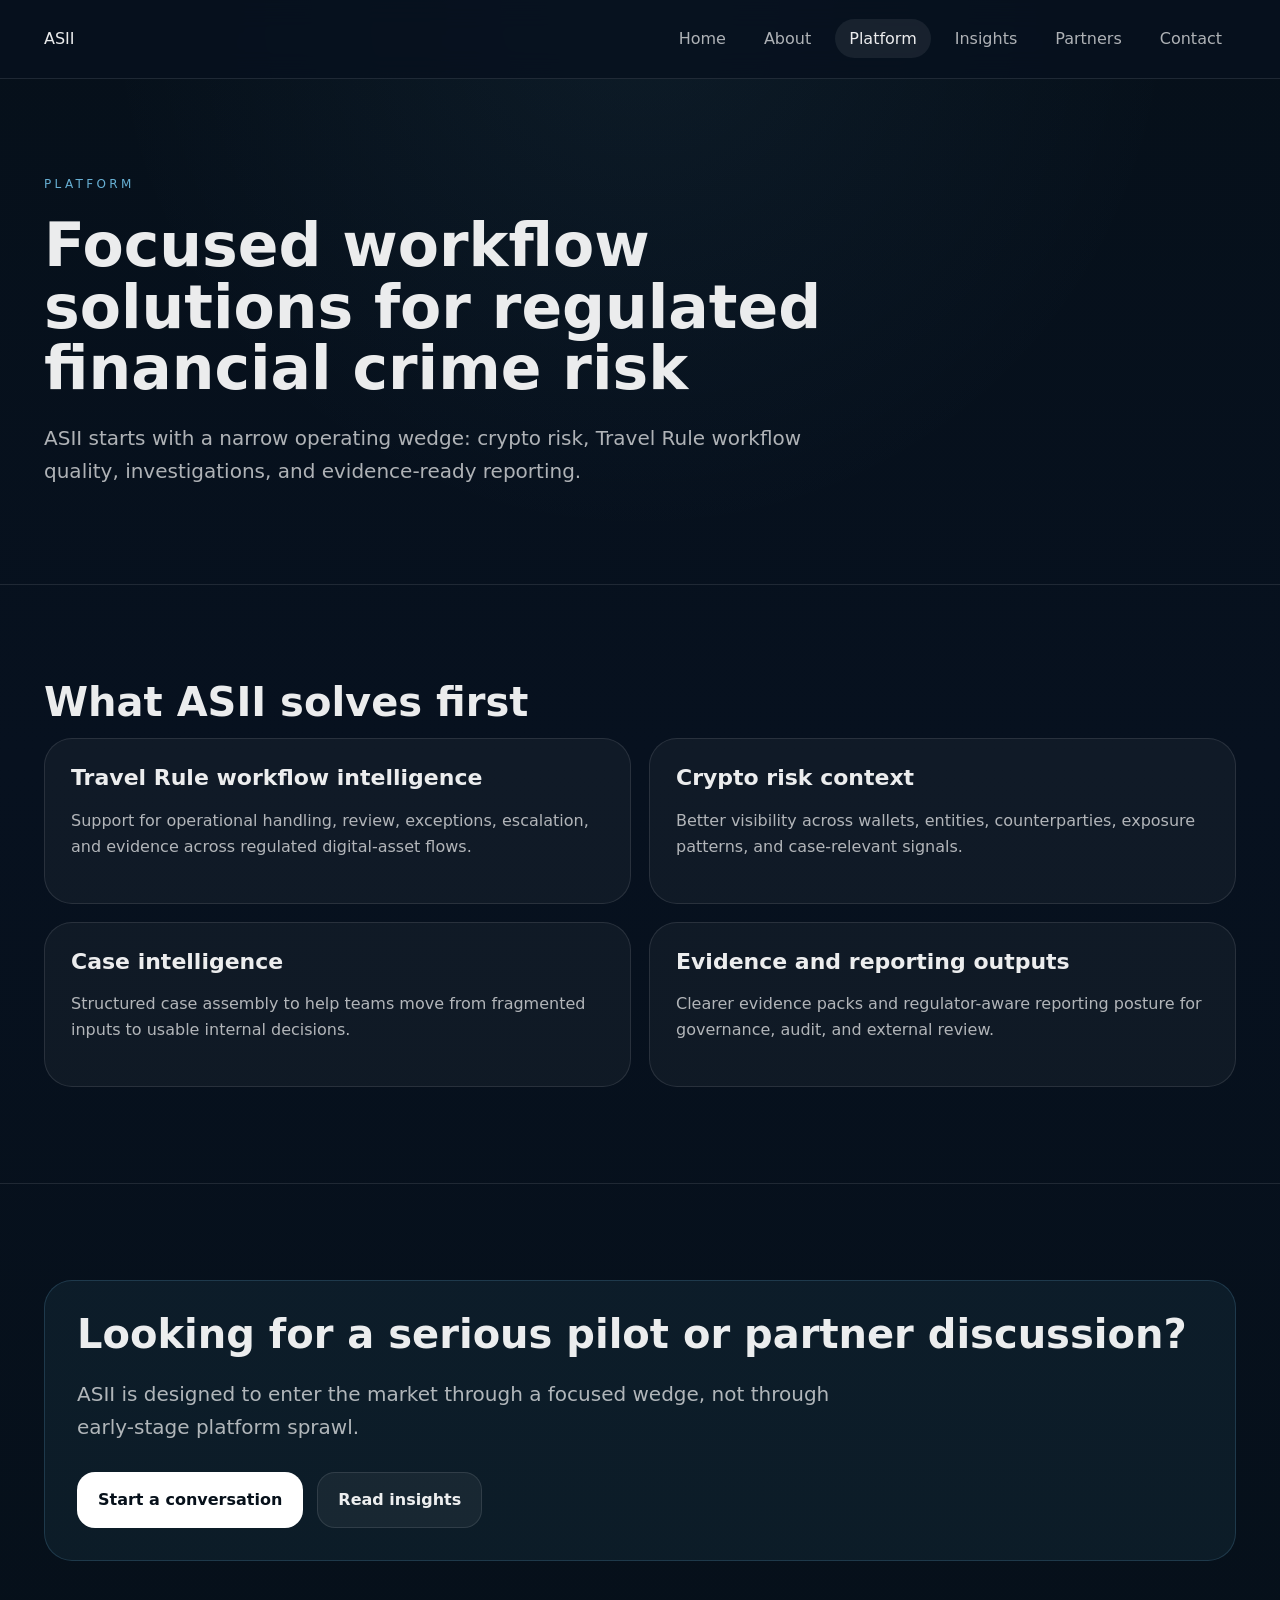
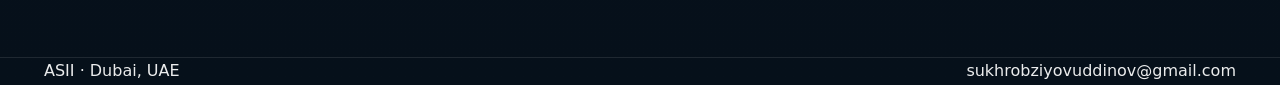
<file: services.html>
<!DOCTYPE html>
<html lang="en">
<head>
  <meta charset="UTF-8" />
  <meta name="viewport" content="width=device-width, initial-scale=1.0" />
  <title>Platform | ASII</title>
  <meta name="description" content="Explore ASII's core workflow areas: Travel Rule, crypto risk, case intelligence, and regulator-ready reporting." />
  <link rel="manifest" href="/manifest.webmanifest">
  <link rel="stylesheet" href="styles.css" />
</head>
<body>
  <header class="site-header">
    <div class="wrap navbar">
      <a class="logo" href="index.html">ASII</a>
      <ul class="nav-links">
        <li><a href="index.html">Home</a></li>
        <li><a href="about.html">About</a></li>
        <li><a class="active" href="services.html">Platform</a></li>
        <li><a href="insights.html">Insights</a></li>
        <li><a href="investors.html">Partners</a></li>
        <li><a href="contact.html">Contact</a></li>
      </ul>
    </div>
  </header>

  <section class="page-hero">
    <div class="wrap">
      <div class="eyebrow">Platform</div>
      <h1>Focused workflow solutions for regulated financial crime risk</h1>
      <p class="lead">ASII starts with a narrow operating wedge: crypto risk, Travel Rule workflow quality, investigations, and evidence-ready reporting.</p>
    </div>
  </section>

  <section>
    <div class="wrap">
      <h2>What ASII solves first</h2>
      <div class="grid-2">
        <div class="card">
          <h3>Travel Rule workflow intelligence</h3>
          <p>Support for operational handling, review, exceptions, escalation, and evidence across regulated digital-asset flows.</p>
        </div>
        <div class="card">
          <h3>Crypto risk context</h3>
          <p>Better visibility across wallets, entities, counterparties, exposure patterns, and case-relevant signals.</p>
        </div>
        <div class="card">
          <h3>Case intelligence</h3>
          <p>Structured case assembly to help teams move from fragmented inputs to usable internal decisions.</p>
        </div>
        <div class="card">
          <h3>Evidence and reporting outputs</h3>
          <p>Clearer evidence packs and regulator-aware reporting posture for governance, audit, and external review.</p>
        </div>
      </div>
    </div>
  </section>

  <section>
    <div class="wrap">
      <div class="cta-box">
        <h2>Looking for a serious pilot or partner discussion?</h2>
        <p class="lead">ASII is designed to enter the market through a focused wedge, not through early-stage platform sprawl.</p>
        <div class="cta-row">
          <a href="contact.html" class="btn primary">Start a conversation</a>
          <a href="insights.html" class="btn secondary">Read insights</a>
        </div>
      </div>
    </div>
  </section>

  <footer>
    <div class="wrap footer-row">
      <div>ASII · Dubai, UAE</div>
      <div>sukhrobziyovuddinov@gmail.com</div>
    </div>
  </footer>
</body>
</html>
</file>
<file: styles.css>
:root {
  --bg: #06101A;
  --panel: #07111F;
  --layer: #081725;
  --surface: rgba(255,255,255,0.04);
  --surface-2: rgba(255,255,255,0.03);
  --border: rgba(255,255,255,0.10);
  --text: rgba(255,255,255,0.92);
  --text-secondary: rgba(255,255,255,0.68);
  --text-muted: rgba(255,255,255,0.48);
  --accent: #7DD3FC;
}
* { box-sizing: border-box; }
html { scroll-behavior: smooth; }
body {
  margin: 0;
  font-family: Inter, system-ui, -apple-system, BlinkMacSystemFont, "Segoe UI", sans-serif;
  background: radial-gradient(circle at top, rgba(125,211,252,0.06), transparent 30%), linear-gradient(180deg, #06101A 0%, #07111F 45%, #06101A 100%);
  color: var(--text);
  line-height: 1.65;
}
a { color: inherit; text-decoration: none; }
.wrap { max-width: 1240px; margin: 0 auto; padding: 0 24px; }
.site-header { position: sticky; top: 0; z-index: 30; backdrop-filter: blur(14px); background: rgba(7,17,31,0.8); border-bottom: 1px solid var(--border); }
.navbar { min-height: 78px; display: flex; align-items: center; justify-content: space-between; gap: 24px; }
.logo-wrap { display:flex; align-items:center; gap:14px; }
.logo-mark { width:44px; height:44px; border-radius:16px; display:flex; align-items:center; justify-content:center; background: rgba(125,211,252,0.10); border:1px solid rgba(125,211,252,0.24); color: var(--accent); font-weight: 800; letter-spacing: 0.08em; }
.logo-text { display:flex; flex-direction:column; gap:2px; }
.logo-name { font-size: 14px; font-weight: 700; letter-spacing: 0.22em; }
.logo-line { font-size: 11px; color: var(--text-muted); }
.nav-links { list-style:none; display:flex; gap:10px; margin:0; padding:0; flex-wrap:wrap; }
.nav-links a { padding:10px 14px; border-radius:999px; color: var(--text-secondary); transition: .2s ease; }
.nav-links a:hover, .nav-links a.active { background: rgba(255,255,255,0.07); color: var(--text); }
.header-cta { display:inline-flex; align-items:center; justify-content:center; padding:12px 18px; border-radius:16px; background:#fff; color:#06101A; font-weight:600; }
.hero { padding: 92px 0 84px; border-bottom: 1px solid var(--border); }
.hero-grid { display:grid; grid-template-columns: 1.08fr 0.92fr; gap:28px; align-items:center; }
.badge { display:inline-flex; align-items:center; gap:8px; padding:10px 14px; border-radius:999px; border:1px solid rgba(125,211,252,0.20); background: rgba(125,211,252,0.10); color: var(--accent); font-size:12px; letter-spacing:0.24em; text-transform: uppercase; }
.badge-dot { width:8px; height:8px; border-radius:999px; background: var(--accent); }
h1 { font-size: 60px; line-height: 1.03; margin: 20px 0 0; max-width: 860px; }
h2 { font-size: 40px; line-height: 1.08; margin: 0 0 14px; }
.h2-tight { font-size: 30px; }
h3 { margin: 0 0 10px; font-size: 22px; line-height:1.2; }
.eyebrow { color: rgba(125,211,252,0.82); font-size:12px; text-transform:uppercase; letter-spacing:0.28em; margin-bottom: 12px; }
.lead { color: var(--text-secondary); font-size: 20px; margin: 22px 0 0; max-width: 760px; }
.section-copy, .muted { color: var(--text-secondary); font-size: 18px; }
.small { font-size: 12px; }
.title-sm { font-size: 14px; font-weight: 600; }
.mb12 { margin-bottom: 12px; }
.mb16 { margin-bottom: 16px; }
.row { display:flex; gap:16px; align-items:center; }
.between { justify-content: space-between; }
.cta-row { display:flex; flex-wrap:wrap; gap:14px; margin-top: 28px; }
.btn { display:inline-flex; align-items:center; justify-content:center; gap:10px; padding:14px 20px; border-radius:18px; border:1px solid var(--border); font-weight:600; transition:.2s ease; }
.btn.primary { background:#fff; color:#06101A; }
.btn.primary:hover { background: rgba(255,255,255,0.92); }
.btn.secondary { background: rgba(255,255,255,0.05); color: var(--text); }
.btn.secondary:hover { background: rgba(255,255,255,0.10); }
.trust-strip { display:grid; gap:12px; grid-template-columns: repeat(4, 1fr); margin-top: 28px; }
.trust-strip div, .pill { padding:14px 16px; border-radius:18px; border:1px solid var(--border); background: var(--surface-2); color: var(--text-secondary); font-size:14px; }
.pill.warning { color:#FBBF24; }
section { padding: 96px 0; border-bottom: 1px solid var(--border); }
.grid-2, .grid-3 { display:grid; gap:18px; }
.grid-2 { grid-template-columns: repeat(2, 1fr); }
.grid-3 { grid-template-columns: repeat(3, 1fr); }
.card, .panel, .cta-box, .mockup-shell, .workflow-stack > div { border:1px solid var(--border); background: var(--surface); border-radius: 28px; }
.card, .panel { padding: 26px; }
.card p, .panel p, .stat-sub, .list li { color: var(--text-secondary); }
.card-icon { width:48px; height:48px; border-radius:18px; display:flex; align-items:center; justify-content:center; margin-bottom:18px; border:1px solid rgba(125,211,252,0.20); background: rgba(125,211,252,0.10); color: var(--accent); font-weight:700; }
.mockup-shell { overflow:hidden; box-shadow: 0 24px 80px rgba(0,0,0,0.30); }
.mockup-top { padding:18px 20px; border-bottom:1px solid var(--border); background: rgba(255,255,255,0.04); display:flex; justify-content:space-between; gap:16px; align-items:center; }
.mockup-body { padding:20px; display:grid; gap:16px; }
.mockup-panel { border:1px solid var(--border); background: #081725; border-radius: 22px; padding: 16px; }
.mockup-grid { display:grid; grid-template-columns: repeat(3, 1fr); gap:12px; }
.stat { border-radius:18px; background: rgba(255,255,255,0.05); padding:14px; }
.stat-label { font-size:11px; text-transform:uppercase; letter-spacing:0.2em; color: var(--text-muted); }
.stat-value { margin-top:8px; font-size:15px; color: var(--text); }
.dual-grid { display:grid; gap:16px; grid-template-columns: repeat(2, 1fr); }
.mini-list { display:grid; gap:10px; color: var(--text-secondary); font-size:14px; }
.workflow-stack { display:grid; gap:16px; }
.workflow-stack > div { padding:20px; display:flex; gap:16px; background:#081725; }
.step-num { width:44px; height:44px; border-radius:18px; background: var(--accent); color:#06101A; display:flex; align-items:center; justify-content:center; font-weight:700; flex:0 0 44px; }
.callout { padding:18px 20px; border-radius:22px; border:1px solid rgba(125,211,252,0.16); background: rgba(125,211,252,0.08); color: var(--text); margin-top: 20px; }
.list { list-style:none; margin:18px 0 0; padding:0; display:grid; gap:12px; }
.list li { border:1px solid var(--border); background: var(--surface-2); border-radius:18px; padding:16px; }
.cta-box { padding: 32px; background: rgba(125,211,252,0.06); border-color: rgba(125,211,252,0.16); }
.contact-grid { align-items: center; }
.links-grid { display:grid; gap:14px; }
.links-grid a { display:flex; align-items:center; justify-content:space-between; gap:12px; padding:18px 20px; border-radius:22px; border:1px solid var(--border); background: var(--surface-2); }
.links-grid strong { display:block; }
.links-grid span { color: var(--text-muted); font-size:14px; }
.footer { padding: 28px 0 44px; color: var(--text-muted); font-size: 14px; }
.footer-row { display:flex; justify-content:space-between; gap:20px; flex-wrap:wrap; }
@media (max-width: 1080px) {
  h1 { font-size: 48px; }
  h2 { font-size: 34px; }
  .hero-grid, .grid-3 { grid-template-columns: 1fr 1fr; }
  .trust-strip { grid-template-columns: 1fr 1fr; }
}
@media (max-width: 760px) {
  .navbar { align-items:flex-start; flex-direction:column; padding:16px 0; }
  h1 { font-size: 36px; }
  .lead, .section-copy { font-size: 18px; }
  .hero-grid, .grid-2, .grid-3, .trust-strip, .dual-grid, .mockup-grid { grid-template-columns: 1fr; }
  section { padding: 72px 0; }
}
</file>
